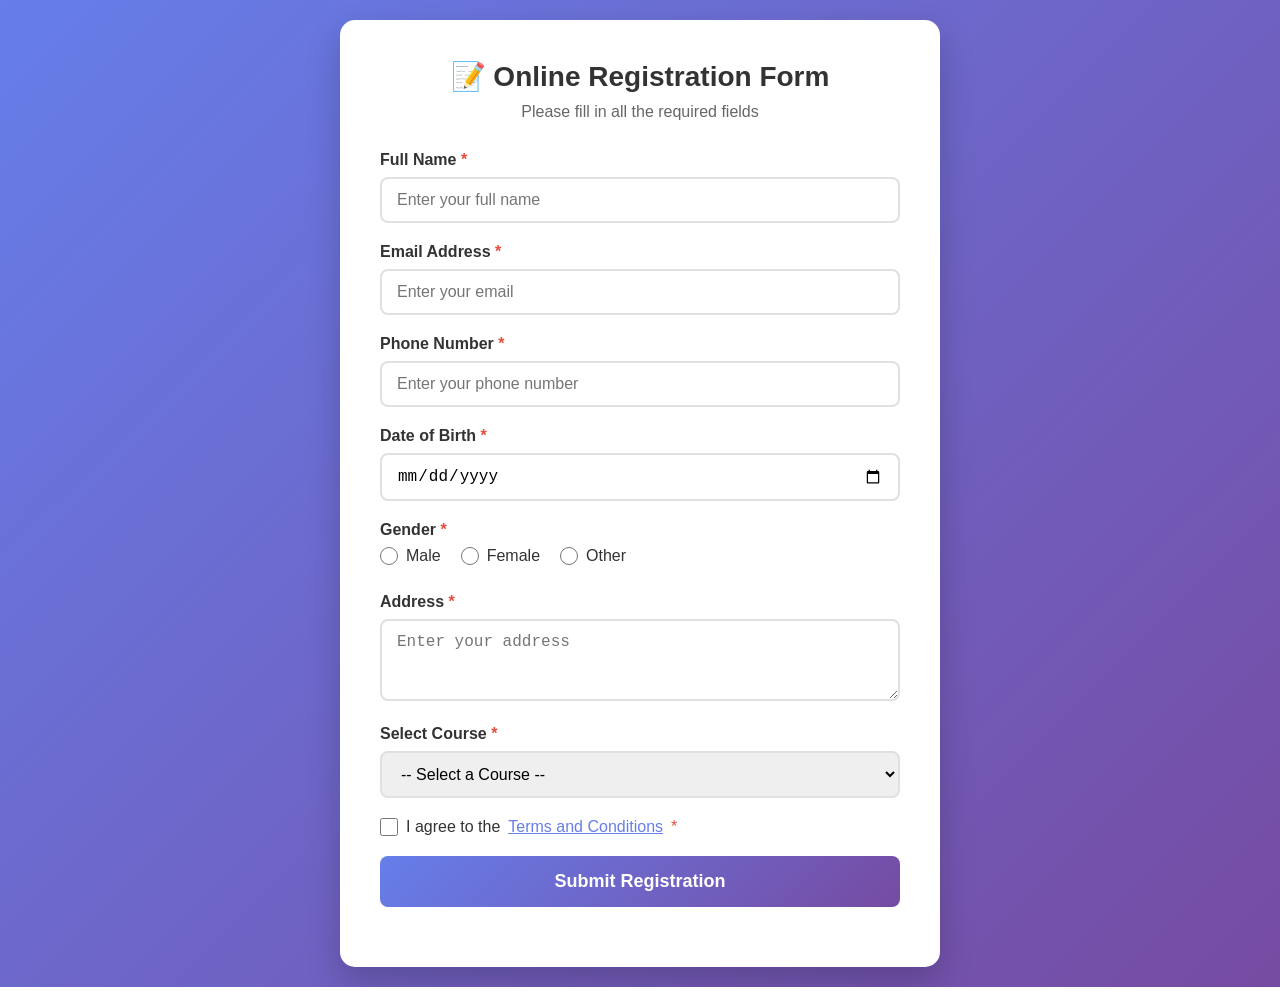
<file: index.html>
<!DOCTYPE html>
<html lang="en">
<head>
    <meta charset="UTF-8">
    <meta name="viewport" content="width=device-width, initial-scale=1.0">
    <title>Online Registration Form</title>
    <link rel="stylesheet" href="css/style.css">
    <script src="https://code.jquery.com/jquery-3.7.1.min.js"></script>
</head>
<body>
    <div class="container">
        <div class="form-container">
            <h1>📝 Online Registration Form</h1>
            <p class="subtitle">Please fill in all the required fields</p>
            
            <form id="registrationForm" action="process.php" method="POST">
                <div class="form-group">
                    <label for="fullName">Full Name <span class="required">*</span></label>
                    <input type="text" id="fullName" name="fullName" placeholder="Enter your full name">
                    <span class="error-message" id="fullNameError"></span>
                </div>

                <div class="form-group">
                    <label for="email">Email Address <span class="required">*</span></label>
                    <input type="email" id="email" name="email" placeholder="Enter your email">
                    <span class="error-message" id="emailError"></span>
                </div>

                <div class="form-group">
                    <label for="phone">Phone Number <span class="required">*</span></label>
                    <input type="tel" id="phone" name="phone" placeholder="Enter your phone number">
                    <span class="error-message" id="phoneError"></span>
                </div>

                <div class="form-group">
                    <label for="dob">Date of Birth <span class="required">*</span></label>
                    <input type="date" id="dob" name="dob">
                    <span class="error-message" id="dobError"></span>
                </div>

                <div class="form-group">
                    <label>Gender <span class="required">*</span></label>
                    <div class="radio-group">
                        <label class="radio-label">
                            <input type="radio" name="gender" value="Male"> Male
                        </label>
                        <label class="radio-label">
                            <input type="radio" name="gender" value="Female"> Female
                        </label>
                        <label class="radio-label">
                            <input type="radio" name="gender" value="Other"> Other
                        </label>
                    </div>
                    <span class="error-message" id="genderError"></span>
                </div>

                <div class="form-group">
                    <label for="address">Address <span class="required">*</span></label>
                    <textarea id="address" name="address" rows="3" placeholder="Enter your address"></textarea>
                    <span class="error-message" id="addressError"></span>
                </div>

                <div class="form-group">
                    <label for="course">Select Course <span class="required">*</span></label>
                    <select id="course" name="course">
                        <option value="">-- Select a Course --</option>
                        <option value="Computer Science">Computer Science</option>
                        <option value="Information Technology">Information Technology</option>
                        <option value="Data Science">Data Science</option>
                        <option value="Web Development">Web Development</option>
                        <option value="Cybersecurity">Cybersecurity</option>
                    </select>
                    <span class="error-message" id="courseError"></span>
                </div>

                <div class="form-group checkbox-group">
                    <label class="checkbox-label">
                        <input type="checkbox" id="terms" name="terms">
                        I agree to the <a href="#">Terms and Conditions</a> <span class="required">*</span>
                    </label>
                    <span class="error-message" id="termsError"></span>
                </div>

                <div class="form-group">
                    <button type="submit" class="submit-btn">Submit Registration</button>
                </div>
            </form>
        </div>
    </div>

    <script src="js/validation.js"></script>
</body>
</html>
</file>
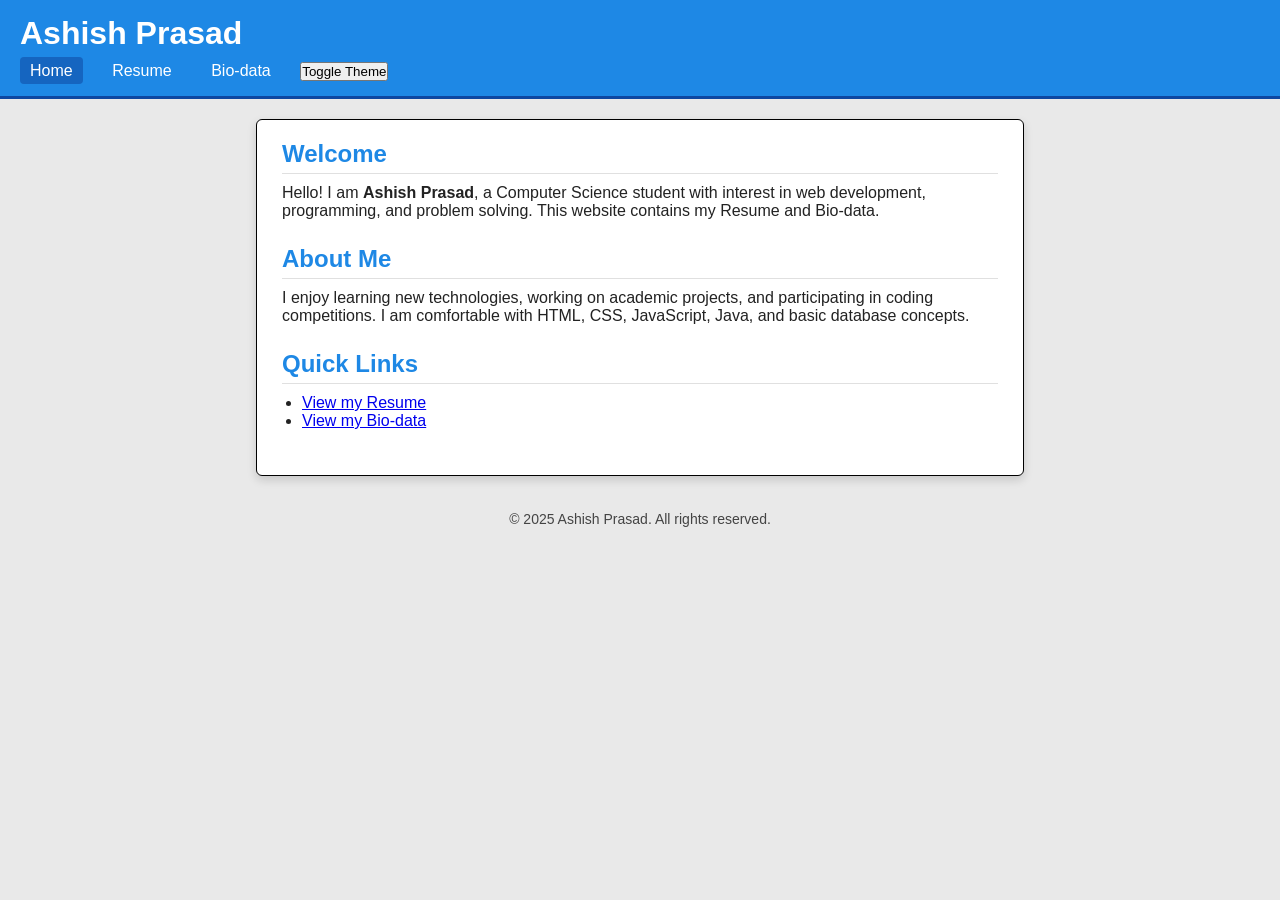
<file: Assignment1/index.html>
<!DOCTYPE html>
<html lang="en">
<head>
  <meta charset="UTF-8" />
  <title>My Portfolio | Home</title>
  <link rel="stylesheet" href="style.css" />
  <!-- jQuery CDN -->
  <script src="https://code.jquery.com/jquery-3.7.1.min.js"></script>
  <script src="script.js" defer></script>
</head>
<body>
  <header>
    <h1>Ashish Prasad</h1>
    <nav>
      <a href="index.html">Home</a>
      <a href="resume.html">Resume</a>
      <a href="biodata.html">Bio-data</a>
      <button id="themeToggle" class="btn" type="button">Toggle Theme</button>
    </nav>
  </header>

  <main class="main-container">
    <section class="section">
      <h2>Welcome</h2>
      <p>
        Hello! I am <strong>Ashish Prasad</strong>, a Computer Science student with
        interest in web development, programming, and problem solving.
        This website contains my Resume and Bio-data.
      </p>
    </section>

    <section class="section">
      <h2>About Me</h2>
      <p>
        I enjoy learning new technologies, working on academic projects,
        and participating in coding competitions. I am comfortable with
        HTML, CSS, JavaScript, Java, and basic database concepts.
      </p>
    </section>

    <section class="section">
      <h2>Quick Links</h2>
      <ul>
        <li><a href="resume.html">View my Resume</a></li>
        <li><a href="biodata.html">View my Bio-data</a></li>
      </ul>
    </section>
  </main>

  <footer>
    © 2025 Ashish Prasad. All rights reserved.
  </footer>
</body>
</html>
</file>
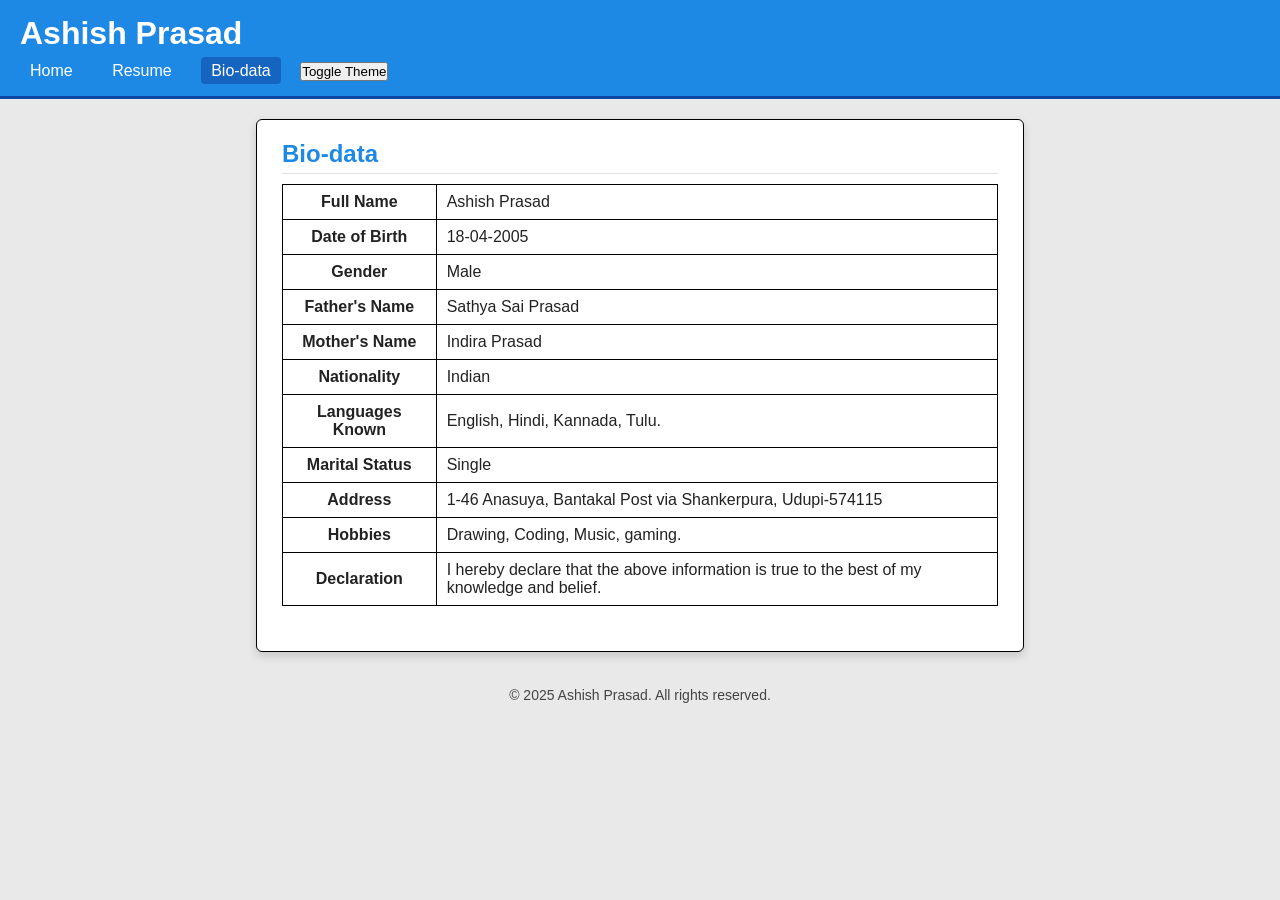
<file: Assignment1/biodata.html>
<!DOCTYPE html>
<html lang="en">
<head>
  <meta charset="UTF-8" />
  <title>My Bio-data</title>
  <link rel="stylesheet" href="style.css" />
  <script src="https://code.jquery.com/jquery-3.7.1.min.js"></script>
  <script src="script.js" defer></script>
</head>
<body>
  <header>
    <h1>Ashish Prasad</h1>
    <nav>
      <a href="index.html">Home</a>
      <a href="resume.html">Resume</a>
      <a href="biodata.html">Bio-data</a>
      <button id="themeToggle" class="btn" type="button">Toggle Theme</button>
    </nav>
  </header>

  <main class="main-container">
    <section class="section">
      <h2>Bio-data</h2>

      <table>
        <tr>
          <th>Full Name</th>
          <td>Ashish Prasad</td>
        </tr>
        <tr>
          <th>Date of Birth</th>
          <td>18-04-2005</td>
        </tr>
        <tr>
          <th>Gender</th>
          <td>Male</td>
        </tr>
        <tr>
          <th>Father's Name</th>
          <td>Sathya Sai Prasad</td>
        </tr>
        <tr>
          <th>Mother's Name</th>
          <td>Indira Prasad</td>
        </tr>
        <tr>
          <th>Nationality</th>
          <td>Indian</td>
        </tr>
        <tr>
          <th>Languages Known</th>
          <td>English, Hindi, Kannada, Tulu.</td>
        </tr>
        <tr>
          <th>Marital Status</th>
          <td>Single</td>
        </tr>
        <tr>
          <th>Address</th>
          <td>1-46 Anasuya, Bantakal Post via Shankerpura, Udupi-574115</td>
        </tr>
        <tr>
          <th>Hobbies</th>
          <td>Drawing, Coding, Music, gaming.</td>
        </tr>
        <tr>
          <th>Declaration</th>
          <td>
            I hereby declare that the above information is true to the best of my knowledge and belief.
          </td>
        </tr>
      </table>
    </section>
  </main>

  <footer>
    © 2025 Ashish Prasad. All rights reserved.
  </footer>
</body>
</html>
</file>
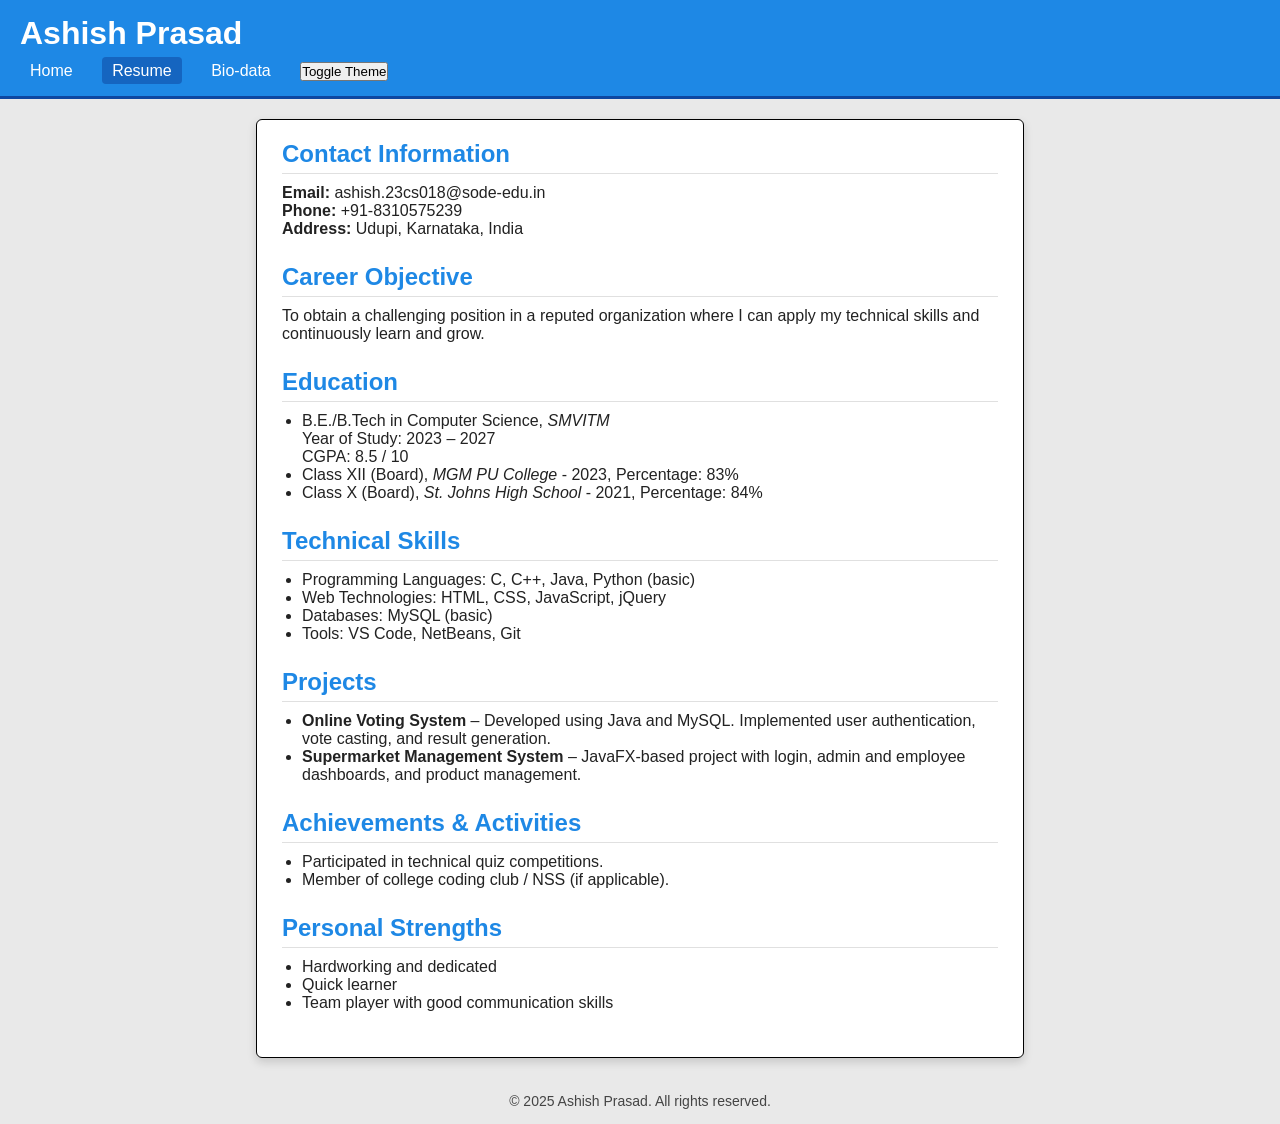
<file: Assignment1/resume.html>
<!DOCTYPE html>
<html lang="en">
<head>
  <meta charset="UTF-8" />
  <title>My Resume</title>
  <link rel="stylesheet" href="style.css" />
  <script src="https://code.jquery.com/jquery-3.7.1.min.js"></script>
  <script src="script.js" defer></script>
</head>
<body>
  <header>
    <h1>Ashish Prasad</h1>
    <nav>
      <a href="index.html">Home</a>
      <a href="resume.html">Resume</a>
      <a href="biodata.html">Bio-data</a>
      <button id="themeToggle" class="btn" type="button">Toggle Theme</button>
    </nav>
  </header>

  <main class="main-container">
    <section class="section">
      <h2>Contact Information</h2>
      <p><strong>Email:</strong> ashish.23cs018@sode-edu.in</p>
      <p><strong>Phone:</strong> +91-8310575239</p>
      <p><strong>Address:</strong> Udupi, Karnataka, India</p>
    </section>

    <section class="section">
      <h2>Career Objective</h2>
      <p>
        To obtain a challenging position in a reputed organization where I can
        apply my technical skills and continuously learn and grow.
      </p>
    </section>

    <section class="section">
      <h2>Education</h2>
      <ul>
        <li>
          B.E./B.Tech in Computer Science, <em>SMVITM</em><br />
          Year of Study: 2023 – 2027<br />
          CGPA: 8.5 / 10
        </li>
        <li>
          Class XII (Board), <em>MGM PU College</em> - 2023, Percentage: 83%
        </li>
        <li>
          Class X (Board), <em>St. Johns High School</em> - 2021, Percentage: 84%
        </li>
      </ul>
    </section>

    <section class="section">
      <h2>Technical Skills</h2>
      <ul>
        <li>Programming Languages: C, C++, Java, Python (basic)</li>
        <li>Web Technologies: HTML, CSS, JavaScript, jQuery</li>
        <li>Databases: MySQL (basic)</li>
        <li>Tools: VS Code, NetBeans, Git</li>
      </ul>
    </section>

    <section class="section">
      <h2>Projects</h2>
      <ul>
        <li>
          <strong>Online Voting System</strong> – Developed using Java and MySQL.
          Implemented user authentication, vote casting, and result generation.
        </li>
        <li>
          <strong>Supermarket Management System</strong> – JavaFX-based project
          with login, admin and employee dashboards, and product management.
        </li>
      </ul>
    </section>

    <section class="section">
      <h2>Achievements & Activities</h2>
      <ul>
        <li>Participated in technical quiz competitions.</li>
        <li>Member of college coding club / NSS (if applicable).</li>
      </ul>
    </section>

    <section class="section">
      <h2>Personal Strengths</h2>
      <ul>
        <li>Hardworking and dedicated</li>
        <li>Quick learner</li>
        <li>Team player with good communication skills</li>
      </ul>
    </section>
  </main>

  <footer>
    © 2025 Ashish Prasad. All rights reserved.
  </footer>
</body>
</html>
</file>
<file: css/style.css>
* {
    margin: 0;
    padding: 0;
    box-sizing: border-box;
}

body {
    font-family: 'Segoe UI', Tahoma, Geneva, Verdana, sans-serif;
    background: linear-gradient(135deg, #667eea 0%, #764ba2 100%);
    min-height: 100vh;
    padding: 20px;
}

.container {
    max-width: 600px;
    margin: 0 auto;
}

.form-container {
    background: #ffffff;
    border-radius: 15px;
    padding: 40px;
    box-shadow: 0 15px 35px rgba(0, 0, 0, 0.2);
}

h1 {
    text-align: center;
    color: #333;
    margin-bottom: 10px;
    font-size: 28px;
}

.subtitle {
    text-align: center;
    color: #666;
    margin-bottom: 30px;
}

.form-group {
    margin-bottom: 20px;
}

label {
    display: block;
    margin-bottom: 8px;
    color: #333;
    font-weight: 600;
}

.required {
    color: #e74c3c;
}

input[type="text"],
input[type="email"],
input[type="tel"],
input[type="date"],
textarea,
select {
    width: 100%;
    padding: 12px 15px;
    border: 2px solid #e0e0e0;
    border-radius: 8px;
    font-size: 16px;
    transition: border-color 0.3s, box-shadow 0.3s;
}

input:focus,
textarea:focus,
select:focus {
    outline: none;
    border-color: #667eea;
    box-shadow: 0 0 0 3px rgba(102, 126, 234, 0.1);
}

.radio-group {
    display: flex;
    gap: 20px;
    flex-wrap: wrap;
}

.radio-label,
.checkbox-label {
    display: flex;
    align-items: center;
    gap: 8px;
    cursor: pointer;
    font-weight: normal;
}

.radio-label input,
.checkbox-label input {
    width: 18px;
    height: 18px;
    cursor: pointer;
}

.error-message {
    color: #e74c3c;
    font-size: 13px;
    margin-top: 5px;
    display: block;
}

.submit-btn {
    width: 100%;
    padding: 15px;
    background: linear-gradient(135deg, #667eea 0%, #764ba2 100%);
    color: white;
    border: none;
    border-radius: 8px;
    font-size: 18px;
    font-weight: 600;
    cursor: pointer;
    transition: transform 0.3s, box-shadow 0.3s;
}

.submit-btn:hover {
    transform: translateY(-2px);
    box-shadow: 0 5px 20px rgba(102, 126, 234, 0.4);
}

.checkbox-label a {
    color: #667eea;
}

/* Success Page Styles */
.success-container {
    background: #ffffff;
    border-radius: 15px;
    padding: 40px;
    box-shadow: 0 15px 35px rgba(0, 0, 0, 0.2);
}

.success-header {
    text-align: center;
    margin-bottom: 30px;
}

.success-icon {
    font-size: 60px;
    margin-bottom: 15px;
}

.success-header h1 {
    color: #27ae60;
}

.info-card {
    background: #f8f9fa;
    border-radius: 10px;
    padding: 25px;
    margin-bottom: 20px;
}

.info-row {
    display: flex;
    padding: 12px 0;
    border-bottom: 1px solid #e0e0e0;
}

.info-row:last-child {
    border-bottom: none;
}

.info-label {
    font-weight: 600;
    color: #667eea;
    width: 140px;
    flex-shrink: 0;
}

.info-value {
    color: #333;
}

.back-btn {
    display: inline-block;
    padding: 12px 30px;
    background: linear-gradient(135deg, #667eea 0%, #764ba2 100%);
    color: white;
    text-decoration: none;
    border-radius: 8px;
    font-weight: 600;
    transition: transform 0.3s;
}

.back-btn:hover {
    transform: translateY(-2px);
}

.btn-container {
    text-align: center;
    margin-top: 20px;
}
</file>
<file: Assignment1/style.css>
/* Reset & Fonts */
* {
  margin: 0;
  padding: 0;
  box-sizing: border-box;
  font-family: Arial, Helvetica, sans-serif;
}

/* Entire body area */
body {
  background: #e9e9e9;
  color: #222;
}

/* Sticky Header */
header {
  background: #1e88e5;
  color: #fff;
  padding: 15px 20px;
  position: sticky;
  top: 0;
  z-index: 100;
  border-bottom: 3px solid #0d47a1;
}

/* Navigation Bar */
nav {
  margin-top: 10px;
}

nav a {
  color: #fff;
  text-decoration: none;
  margin-right: 15px;
  padding: 5px 10px;
  border-radius: 4px;
}

nav a:hover,
nav a.active {
  background: #1565c0;
}

/* MAIN CONTENT BOX */
.main-container {
  width: 60%;
  margin: 20px auto;        /* This gives ~20% margin left and right */
  padding: 20px 25px;
  background: #fff;
  border-radius: 6px;
  border: 1px solid black;  /* Requested */
  box-shadow: 0px 4px 10px rgba(0, 0, 0, 0.15);
}

/* Headings */
h2 {
  margin-bottom: 10px;
  color: #1e88e5;
  border-bottom: 1px solid #e0e0e0;
  padding-bottom: 5px;
}

/* Section spacing */
.section {
  margin-bottom: 25px;
}

/* Lists */
ul {
  margin-left: 20px;
}

/* Table (For Bio-data) */
table {
  width: 100%;
  border-collapse: collapse;
  margin-top: 10px;
}

th, td {
  border: 1px solid black;
  padding: 8px 10px;
}

/* Footer */
footer {
  text-align: center;
  padding: 15px 0;
  color: #444;
  font-size: 14px;
}

/* Dark Mode */
body.dark-mode {
  background: #1a1a1a;
  color: #f1f1f1;
}

body.dark-mode .main-container {
  background: #2a2a2a;
  border: 1px solid #555;
  box-shadow: none;
}

body.dark-mode header {
  background: #333;
}

body.dark-mode th {
  background: #333;
  color: #fff;
}
</file>
